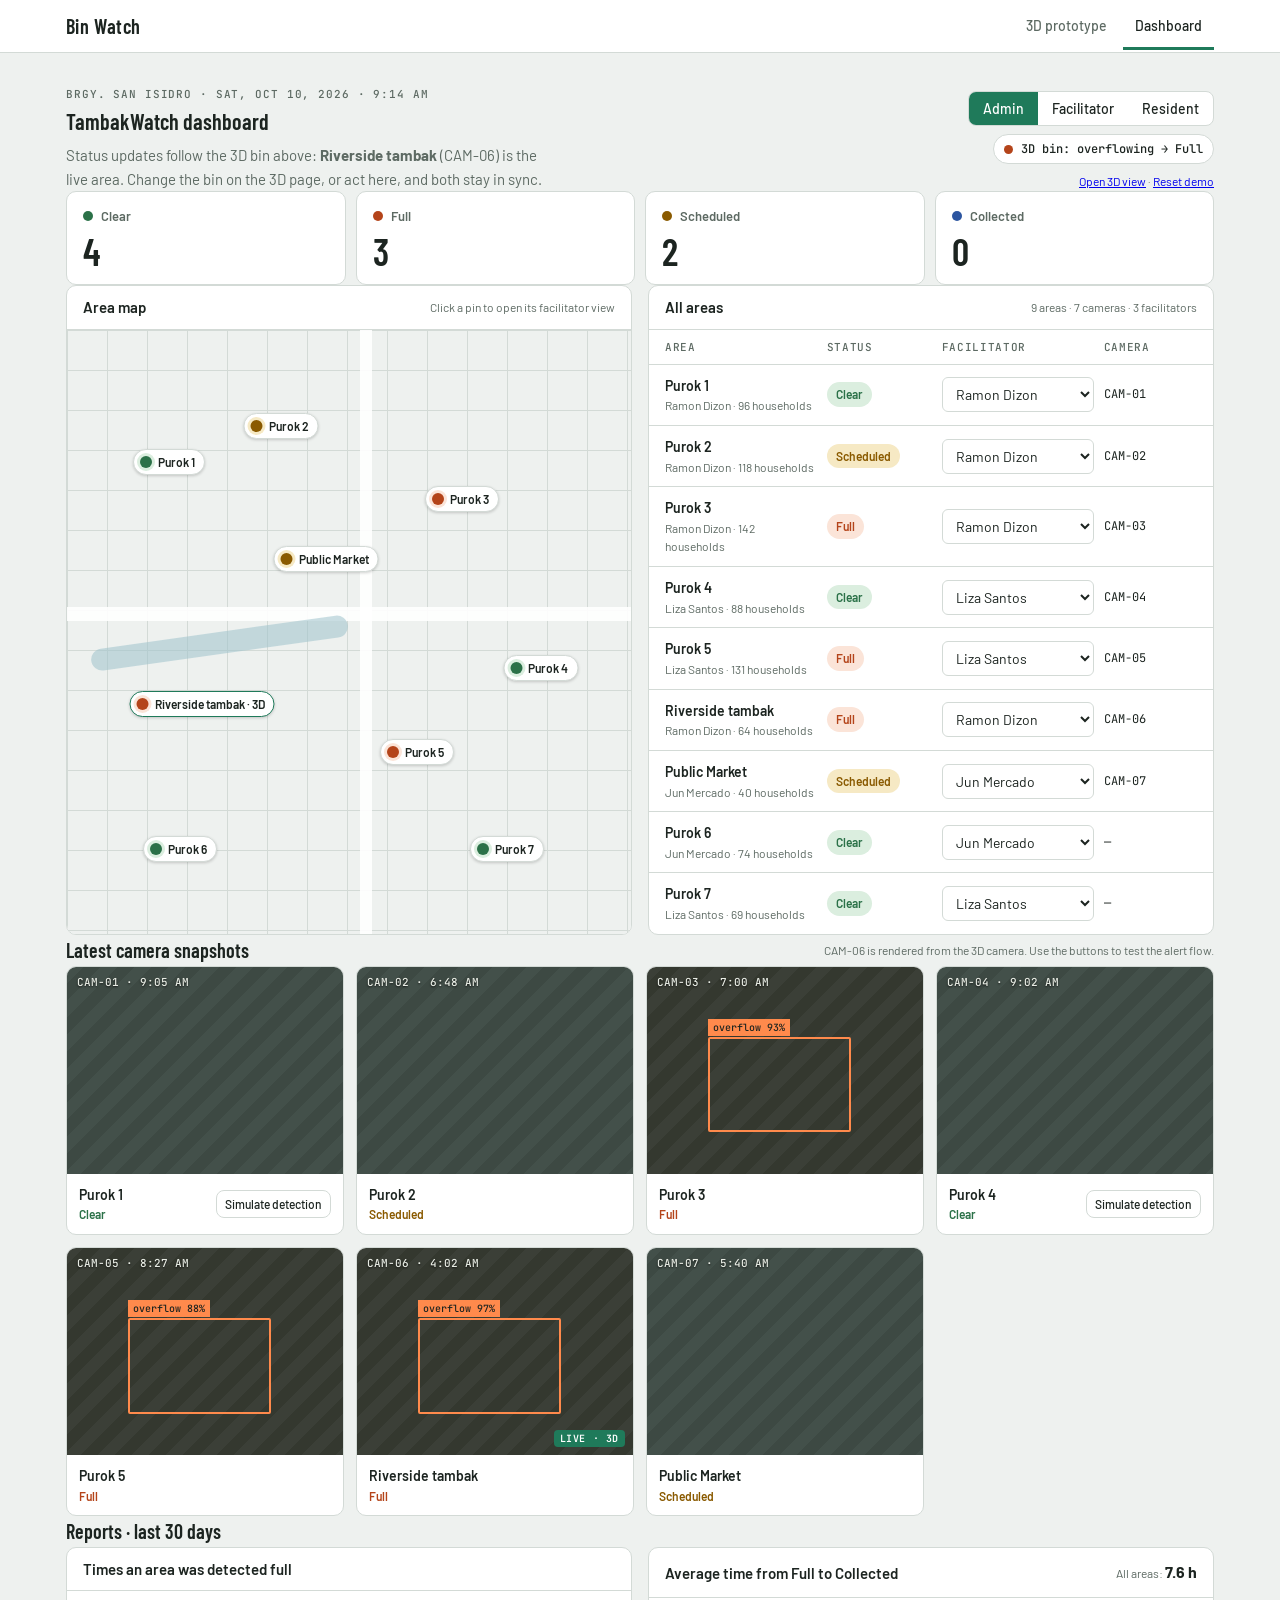
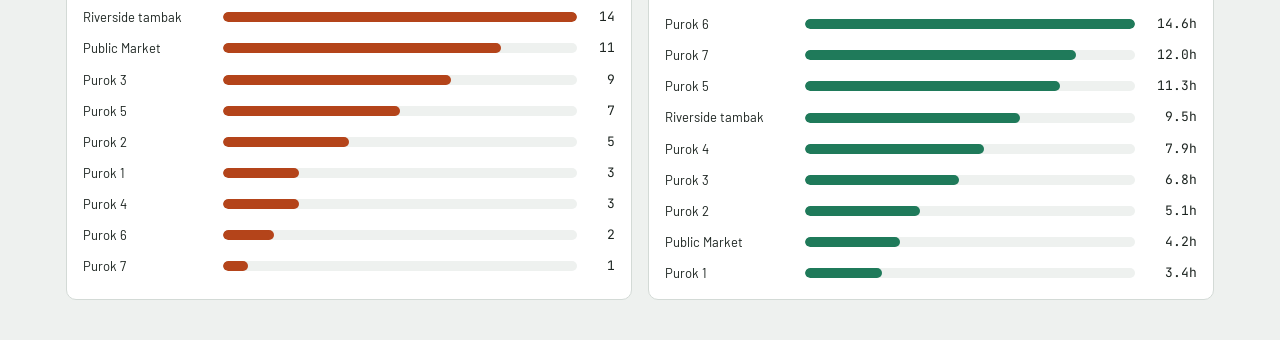
<file: dashboard.html>
<!doctype html>
<html lang="en">
	<head>
		<meta charset="utf-8" />
		<meta name="viewport" content="width=device-width, initial-scale=1, viewport-fit=cover" />
		<title>TambakWatch · Dashboard</title>
		<link rel="stylesheet" href="common.css" />
		<link rel="preconnect" href="https://fonts.googleapis.com" />
		<link rel="stylesheet" href="https://fonts.googleapis.com/css2?family=Barlow:wght@400;500;600&family=Barlow+Condensed:wght@500;600&family=JetBrains+Mono:wght@400;500&display=swap" />
		<style>
			/* ---------- TambakWatch dashboard (driven by the 3D bin state) ---------- */
			:root {
				--st-full: #b4441a;
				--st-full-bg: #fbe4d8;
				--st-sched: #8a5a00;
				--st-sched-bg: #f6e9c4;
				--st-coll: #2c55a0;
				--st-coll-bg: #e1e8f5;
				--st-clear: #2b7148;
				--st-clear-bg: #dbeedf;
			}
			@media (prefers-color-scheme: dark) {
				:root:not([data-theme="light"]) {
					--st-full: #fb923c;
					--st-full-bg: #3a2216;
					--st-sched: #e5b84a;
					--st-sched-bg: #3a3016;
					--st-coll: #8fb0ee;
					--st-coll-bg: #1b2740;
					--st-clear: #3fb489;
					--st-clear-bg: #16322a;
				}
			}
			:root[data-theme="dark"] {
				--st-full: #fb923c;
				--st-full-bg: #3a2216;
				--st-sched: #e5b84a;
				--st-sched-bg: #3a3016;
				--st-coll: #8fb0ee;
				--st-coll-bg: #1b2740;
				--st-clear: #3fb489;
				--st-clear-bg: #16322a;
			}
			#tw {
				display: flex;
				flex-direction: column;
				gap: 16px;
				margin-top: 8px;
			}
			#tw h2 {
				margin: 0;
			}
			.tw-head {
				display: flex;
				flex-wrap: wrap;
				justify-content: space-between;
				align-items: flex-end;
				gap: 10px 16px;
			}
			.tw-meta {
				font: 400 12px var(--mono);
				color: var(--muted);
			}
			.tw-link {
				display: inline-flex;
				align-items: center;
				gap: 8px;
				font: 500 12px var(--mono);
				padding: 6px 10px;
				border-radius: 999px;
				border: 1px solid var(--line);
				background: var(--panel);
				color: var(--ink);
			}
			.tw-link i {
				width: 9px;
				height: 9px;
				border-radius: 50%;
				background: var(--st-clear);
			}
			.tw-link.full i {
				background: var(--st-full);
			}
			.tw-card {
				background: var(--panel);
				border: 1px solid var(--line);
				border-radius: 10px;
				overflow: hidden;
				min-width: 0;
			}
			.tw-ch {
				padding: 12px 16px;
				border-bottom: 1px solid var(--line);
				display: flex;
				justify-content: space-between;
				align-items: center;
				gap: 8px;
				flex-wrap: wrap;
			}
			.tw-ch h3 {
				margin: 0;
				font: 600 15px var(--body);
			}
			.tw-note {
				font-size: 12px;
				color: var(--muted);
			}
			.tw-pill {
				display: inline-block;
				padding: 3px 9px;
				border-radius: 999px;
				font-size: 12px;
				font-weight: 600;
				white-space: nowrap;
			}
			.tw-grid {
				display: grid;
				gap: 16px;
				grid-template-columns: repeat(auto-fit, minmax(min(100%, 440px), 1fr));
			}
			.tw-counts {
				display: grid;
				gap: 10px;
				grid-template-columns: repeat(auto-fit, minmax(140px, 1fr));
			}
			.tw-count {
				padding: 14px 16px;
				display: flex;
				flex-direction: column;
				gap: 6px;
			}
			.tw-count div:first-child {
				display: flex;
				align-items: center;
				gap: 8px;
				font-size: 13px;
				font-weight: 600;
				color: var(--muted);
			}
			.tw-count i {
				width: 10px;
				height: 10px;
				border-radius: 50%;
			}
			.tw-count b {
				font: 600 38px/1 var(--display);
			}
			.tw-map {
				position: relative;
				min-height: 380px;
				background-color: var(--bg);
				background-image:
					linear-gradient(var(--line) 1px, transparent 1px),
					linear-gradient(90deg, var(--line) 1px, transparent 1px);
				background-size: 40px 40px;
			}
			.tw-map .road {
				position: absolute;
				background: var(--panel);
				opacity: 0.9;
			}
			.tw-map .river {
				position: absolute;
				left: 4%;
				top: 50%;
				width: 46%;
				height: 22px;
				background: #9ec3cc;
				opacity: 0.55;
				border-radius: 12px;
				transform: rotate(-8deg);
			}
			.tw-pin {
				position: absolute;
				transform: translate(-50%, -50%);
				display: flex;
				align-items: center;
				gap: 6px;
				border: 1px solid var(--line);
				background: var(--panel);
				color: var(--ink);
				padding: 5px 9px 5px 6px;
				border-radius: 999px;
				box-shadow: 0 1px 3px rgba(0, 0, 0, 0.18);
				cursor: pointer;
				font: 600 12px var(--body);
				white-space: nowrap;
			}
			.tw-pin i {
				width: 12px;
				height: 12px;
				border-radius: 50%;
			}
			.tw-pin.live {
				border-color: var(--accent);
			}
			.tw-scroll {
				overflow-x: auto;
			}
			.tw-row {
				display: grid;
				grid-template-columns: 1.3fr 0.9fr 1.3fr 0.8fr;
				gap: 10px;
				align-items: center;
				padding: 10px 16px;
				border-bottom: 1px solid var(--line);
				font-size: 14px;
				min-width: 520px;
			}
			.tw-row.th {
				font: 500 11px var(--mono);
				letter-spacing: 0.06em;
				text-transform: uppercase;
				color: var(--muted);
			}
			.tw-row:last-child {
				border-bottom: 0;
			}
			.tw-row .sm {
				font-size: 12px;
				color: var(--muted);
			}
			.tw-mono {
				font-family: var(--mono);
				font-size: 12px;
			}
			.tw-in {
				border: 1px solid var(--line);
				border-radius: 6px;
				padding: 7px 9px;
				font: 14px var(--body);
				background: var(--panel);
				color: var(--ink);
				min-width: 0;
			}
			.tw-snaps {
				display: grid;
				gap: 12px;
				grid-template-columns: repeat(auto-fill, minmax(230px, 1fr));
			}
			.tw-snap {
				position: relative;
				aspect-ratio: 4 / 3;
				background-size: cover;
				background-position: center;
				overflow: hidden;
			}
			.tw-snap .cap {
				position: absolute;
				top: 8px;
				left: 10px;
				font: 500 11px var(--mono);
				color: #e8ece4;
				text-shadow: 0 1px 2px rgba(0, 0, 0, 0.7);
			}
			.tw-snap .liveb {
				position: absolute;
				right: 8px;
				bottom: 8px;
				font: 600 10px var(--mono);
				letter-spacing: 0.06em;
				background: var(--accent);
				color: var(--accent-ink);
				padding: 2px 6px;
				border-radius: 4px;
			}
			.tw-box {
				position: absolute;
				border: 2px solid #ff8a4c;
				border-radius: 2px;
			}
			.tw-box span {
				position: absolute;
				top: -20px;
				left: -2px;
				background: #ff8a4c;
				color: #1d2420;
				font: 500 10px var(--mono);
				padding: 2px 5px;
				white-space: nowrap;
			}
			.tw-snapfoot {
				padding: 10px 12px;
				display: flex;
				justify-content: space-between;
				align-items: center;
				gap: 8px;
			}
			.tw-btn {
				border: 0;
				background: var(--accent);
				color: var(--accent-ink);
				border-radius: 8px;
				padding: 12px 16px;
				font: 600 15px var(--body);
				cursor: pointer;
			}
			.tw-btn.dark {
				background: var(--ink);
				color: var(--panel);
			}
			.tw-btn.ghost {
				background: transparent;
				color: var(--ink);
				border: 1px solid var(--ink);
			}
			.tw-btn.sm {
				padding: 6px 8px;
				font-size: 12px;
				font-weight: 500;
				background: var(--panel);
				color: var(--ink);
				border: 1px solid var(--line);
			}
			.tw-bars {
				padding: 16px;
				display: flex;
				flex-direction: column;
				gap: 11px;
			}
			.tw-bar {
				display: grid;
				grid-template-columns: 130px 1fr 52px;
				gap: 10px;
				align-items: center;
				font-size: 13px;
			}
			.tw-bar .nm {
				white-space: nowrap;
				overflow: hidden;
				text-overflow: ellipsis;
			}
			.tw-bar .tr {
				height: 10px;
				background: var(--bg);
				border-radius: 5px;
				overflow: hidden;
			}
			.tw-bar .tr div {
				height: 100%;
				border-radius: 5px;
			}
			.tw-bar .v {
				font-family: var(--mono);
				text-align: right;
			}
			.tw-fac {
				display: flex;
				flex-wrap: wrap;
				gap: 16px;
				align-items: flex-start;
			}
			.tw-side {
				flex: 1 1 280px;
				max-width: 100%;
				display: flex;
				flex-direction: column;
				gap: 16px;
			}
			.tw-area {
				width: 100%;
				text-align: left;
				border: 0;
				border-bottom: 1px solid var(--line);
				border-left: 4px solid transparent;
				background: var(--panel);
				padding: 12px 14px;
				display: flex;
				justify-content: space-between;
				align-items: center;
				gap: 10px;
				cursor: pointer;
				color: var(--ink);
				font: 15px var(--body);
			}
			.tw-area.on {
				border-left-color: var(--ink);
				background: var(--bg);
			}
			.tw-area b {
				display: block;
				font-weight: 600;
			}
			.tw-inbox {
				padding: 10px 16px;
				border-bottom: 1px solid var(--line);
				display: flex;
				flex-direction: column;
				gap: 3px;
			}
			.tw-inbox div:first-child {
				display: flex;
				justify-content: space-between;
				font: 11px var(--mono);
				color: var(--muted);
			}
			.tw-inbox div:last-child {
				font-size: 13px;
				line-height: 1.4;
			}
			.tw-detail {
				flex: 3 1 480px;
				min-width: 0;
				max-width: 100%;
			}
			.tw-detail-body {
				display: grid;
				grid-template-columns: repeat(auto-fit, minmax(min(100%, 280px), 1fr));
				gap: 20px;
				padding: 18px;
			}
			.tw-facts {
				display: grid;
				grid-template-columns: 1fr 1fr;
				gap: 14px 18px;
			}
			.tw-facts small {
				display: block;
				font: 500 11px var(--mono);
				letter-spacing: 0.06em;
				text-transform: uppercase;
				color: var(--muted);
			}
			.tw-facts div div {
				font-size: 16px;
				font-weight: 600;
				margin-top: 3px;
			}
			.tw-act {
				border-top: 1px solid var(--line);
				padding-top: 16px;
				margin-top: 18px;
				display: flex;
				flex-direction: column;
				gap: 12px;
			}
			.tw-act > b {
				font-size: 15px;
			}
			.tw-lbl {
				display: flex;
				flex-direction: column;
				gap: 4px;
				font-size: 12px;
				font-weight: 600;
				color: var(--muted);
			}
			.tw-two {
				display: grid;
				grid-template-columns: 1fr 1fr;
				gap: 10px;
			}
			.tw-sms {
				background: var(--bg);
				border-radius: 6px;
				padding: 10px 12px;
				font-size: 13px;
				line-height: 1.45;
			}
			.tw-sms span {
				color: var(--muted);
			}
			.tw-res {
				width: 100%;
				max-width: 440px;
				margin: 0 auto;
				display: flex;
				flex-direction: column;
				gap: 14px;
			}
			.tw-hero {
				border-radius: 14px;
				padding: 22px;
				display: flex;
				flex-direction: column;
				gap: 6px;
			}
			.tw-hero b {
				font: 600 38px/1.05 var(--display);
			}
			.tw-chat {
				padding: 14px 16px;
				display: flex;
				flex-direction: column;
				gap: 10px;
			}
			.tw-bubble {
				background: var(--bg);
				border-radius: 12px 12px 12px 4px;
				padding: 10px 12px;
				font-size: 14px;
				line-height: 1.4;
				max-width: 90%;
			}
			.tw-when {
				font: 11px var(--mono);
				color: var(--muted);
				padding: 3px 0 0 4px;
			}
			.tw-drop {
				display: flex;
				flex-direction: column;
				align-items: center;
				justify-content: center;
				gap: 6px;
				min-height: 130px;
				border: 1.5px dashed var(--line);
				border-radius: 10px;
				cursor: pointer;
				overflow: hidden;
				font-size: 14px;
				color: var(--muted);
			}
			.tw-drop input {
				display: none;
			}
			.tw-drop .ph {
				width: 100%;
				height: 200px;
				background-size: cover;
				background-position: center;
			}
			#twToast {
				position: fixed;
				bottom: 24px;
				left: 50%;
				transform: translateX(-50%);
				z-index: 20;
				background: var(--tag);
				color: var(--tag-ink);
				padding: 12px 18px;
				border-radius: 8px;
				font-size: 14px;
				box-shadow: 0 8px 24px rgba(0, 0, 0, 0.25);
				max-width: 90vw;
			}
			#twToast[hidden] {
				display: none;
			}
		</style>
	</head>
	<body style="margin: 0">
		<nav class="nav" aria-label="Main">
			<div class="nav-in">
				<a class="nav-brand" href="index.html">Bin Watch</a>
				<div class="nav-links">
					<a href="index.html">3D prototype</a>
					<a href="dashboard.html" aria-current="page">Dashboard</a>
				</div>
			</div>
		</nav>
		<div class="wrap">
			<section id="tw" aria-label="TambakWatch dashboard">
				<div id="twApp"></div>
			</section>
		</div>
		<div id="twToast" role="status" hidden></div>
		<script src="store.js"></script>
		<script>
			/* TambakWatch dashboard. The 3D bin above is the live sensor for the
			   area LIVE; everything else is simulated demo data. */
			(function () {
				const root = document.getElementById("twApp"),
					toastEl = document.getElementById("twToast");
								const LIVE = "a6";
				const esc = (s) =>
					String(s).replace(
						/[&<>"']/g,
						(c) =>
							({
								"&": "&amp;",
								"<": "&lt;",
								">": "&gt;",
								'"': "&quot;",
								"'": "&#39;",
							})[c],
					);
				const NOW = new Date(2026, 9, 10, 9, 14);
				const MON = [
					"Jan", "Feb", "Mar", "Apr", "May", "Jun",
					"Jul", "Aug", "Sep", "Oct", "Nov", "Dec",
				];
				const fD = (d) => `${MON[d.getMonth()]} ${d.getDate()}`;
				const fT = (d) => {
					let h = d.getHours();
					const m = d.getMinutes(),
						ap = h >= 12 ? "PM" : "AM";
					h = h % 12 || 12;
					return `${h}:${String(m).padStart(2, "0")} ${ap}`;
				};
				const fW = (d) =>
					(d.toDateString() === NOW.toDateString() ? "Today " : fD(d) + ", ") +
					fT(d);
				const dur = (min) =>
					min < 60 ? `${min}m` : `${Math.floor(min / 60)}h ${min % 60}m`;
				const at = (mo, d, h, m) => new Date(2026, mo, d, h, m);
				const ST = {
					full: { label: "Full", c: "var(--st-full)", bg: "var(--st-full-bg)", o: 0 },
					scheduled: { label: "Scheduled", c: "var(--st-sched)", bg: "var(--st-sched-bg)", o: 1 },
					collected: { label: "Collected", c: "var(--st-coll)", bg: "var(--st-coll-bg)", o: 2 },
					clear: { label: "Clear", c: "var(--st-clear)", bg: "var(--st-clear-bg)", o: 3 },
				};
				const FAC = [
					{ id: "f1", name: "Ramon Dizon" },
					{ id: "f2", name: "Liza Santos" },
					{ id: "f3", name: "Jun Mercado" },
				];
				const facName = (id) => FAC.find((f) => f.id === id).name;
				const CREWS = ["Truck 1 · Crew A", "Truck 2 · Crew B", "Pushcart crew"];
				const FILLS = { a6: 14, a7: 11, a3: 9, a5: 7, a2: 5, a1: 3, a4: 3, a8: 2, a9: 1 };
				const AVG = { a6: 9.5, a7: 4.2, a3: 6.8, a5: 11.3, a2: 5.1, a1: 3.4, a4: 7.9, a8: 14.6, a9: 12.0 };
				const initAreas = () => [
					{ id: "a1", name: "Purok 1", x: 18, y: 22, fac: "f1", status: "clear", cam: "CAM-01", hh: 96, det: at(9, 10, 9, 5), conf: 0.95 },
					{ id: "a2", name: "Purok 2", x: 38, y: 16, fac: "f1", status: "scheduled", cam: "CAM-02", hh: 118, det: at(9, 10, 6, 48), conf: 0.91, fullAt: at(9, 10, 6, 48), sched: { at: at(9, 11, 6, 30), crew: "Truck 2 · Crew B" } },
					{ id: "a3", name: "Purok 3", x: 70, y: 28, fac: "f1", status: "full", cam: "CAM-03", hh: 142, det: at(9, 10, 7, 0), conf: 0.93, fullAt: at(9, 10, 7, 0) },
					{ id: "a4", name: "Purok 4", x: 84, y: 56, fac: "f2", status: "clear", cam: "CAM-04", hh: 88, det: at(9, 10, 9, 2), conf: 0.97 },
					{ id: "a5", name: "Purok 5", x: 62, y: 70, fac: "f2", status: "full", cam: "CAM-05", hh: 131, det: at(9, 10, 8, 27), conf: 0.88, fullAt: at(9, 10, 8, 27) },
					{ id: "a6", name: "Riverside tambak", x: 24, y: 62, fac: "f1", status: "full", cam: "CAM-06", hh: 64, det: at(9, 10, 4, 2), conf: 0.97, fullAt: at(9, 10, 4, 2) },
					{ id: "a7", name: "Public Market", x: 46, y: 38, fac: "f3", status: "scheduled", cam: "CAM-07", hh: 40, det: at(9, 10, 5, 40), conf: 0.9, fullAt: at(9, 10, 5, 40), sched: { at: at(9, 10, 10, 0), crew: "Truck 1 · Crew A" } },
					{ id: "a8", name: "Purok 6", x: 20, y: 86, fac: "f3", status: "clear", cam: null, hh: 74 },
					{ id: "a9", name: "Purok 7", x: 78, y: 86, fac: "f2", status: "clear", cam: null, hh: 69 },
				];
				const alertMsg = (a, conf, when) =>
					`TambakWatch: ${a.name} is FULL (${Math.round(conf * 100)}%). Detected ${fT(when)}. Open the dashboard to schedule collection.`;
				const initNotes = () => [
					{ to: "fac", fac: "f1", area: "a6", ch: "SMS", at: at(9, 10, 4, 3), msg: "TambakWatch: Riverside tambak is FULL (97%). Detected 4:02 AM. Open the dashboard to schedule collection." },
					{ to: "fac", fac: "f1", area: "a3", ch: "SMS", at: at(9, 10, 7, 1), msg: "TambakWatch: Purok 3 is FULL (93%). Detected 7:00 AM. Open the dashboard to schedule collection." },
					{ to: "fac", fac: "f2", area: "a5", ch: "SMS", at: at(9, 10, 8, 28), msg: "TambakWatch: Purok 5 is FULL (88%). Detected 8:27 AM. Open the dashboard to schedule collection." },
					{ to: "fac", fac: "f3", area: "a7", ch: "SMS", at: at(9, 10, 5, 41), msg: "TambakWatch: Public Market is FULL (90%). Detected 5:40 AM. Open the dashboard to schedule collection." },
					{ to: "res", area: "a3", ch: "SMS", at: at(9, 7, 17, 0), msg: "Garbage collection at Purok 3 on Oct 8, 6:30 AM." },
					{ to: "res", area: "a3", ch: "SMS", at: at(9, 8, 9, 10), msg: "Purok 3 has been collected and is now clear. Thank you!" },
					{ to: "res", area: "a2", ch: "SMS", at: at(9, 10, 8, 40), msg: "Garbage collection at Purok 2 on Oct 11, 6:30 AM." },
					{ to: "res", area: "a7", ch: "SMS", at: at(9, 10, 7, 15), msg: "Garbage collection at Public Market on Oct 10, 10:00 AM." },
				];

				const S = {
					role: "admin", areas: initAreas(), notes: initNotes(), tick: 0,
					facId: "f1", selArea: LIVE, sDate: "2026-10-12", sTime: "07:00", sCrew: CREWS[0],
					resArea: LIVE, reportOpen: false, reportPhoto: "", reportText: "",
					snap: binStore.getSnap() || { img: "", box: null, full: true },
				};
				/* keep the demo data between page loads */
				const KD = "binwatch.dash";
				const D = (v) => (v ? new Date(v) : v);
				try {
					const j = JSON.parse(localStorage.getItem(KD) || "null");
					if (j && j.areas && j.notes) {
						S.areas = j.areas.map((a) => ({ ...a, det: D(a.det), fullAt: D(a.fullAt), sched: a.sched ? { ...a.sched, at: new Date(a.sched.at) } : a.sched }));
						S.notes = j.notes.map((n) => ({ ...n, at: new Date(n.at) }));
						["role", "tick", "facId", "selArea", "sDate", "sTime", "sCrew", "resArea"].forEach((k) => { if (j[k] !== undefined) S[k] = j[k]; });
					}
				} catch (e) {}
				function save() {
					try {
						const { role, tick, facId, selArea, sDate, sTime, sCrew, resArea, areas, notes } = S;
						localStorage.setItem(KD, JSON.stringify({ role, tick, facId, selArea, sDate, sTime, sCrew, resArea, areas, notes }));
					} catch (e) {}
				}
				const nowD = () => new Date(NOW.getTime() + S.tick * 60000);
				const live = () => S.areas.find((a) => a.id === LIVE);
				let toastT, collectT;
				function flash(t) {
					toastEl.textContent = t;
					toastEl.hidden = false;
					clearTimeout(toastT);
					toastT = setTimeout(() => (toastEl.hidden = true), 3800);
				}
				function upd(id, patch, notes = [], extra = {}) {
					S.tick++;
					S.areas = S.areas.map((a) => (a.id === id ? { ...a, ...patch } : a));
					S.notes = [...S.notes, ...notes];
					Object.assign(S, extra);
					render();
				}

				/* ----- the 3D bin drives the live area ----- */
				function applyBin(full) {
					const a = live(),
						now = nowD();
					if (full) {
						if (a.status === "full" || a.status === "scheduled") return;
						const conf = 0.9 + Math.round(Math.random() * 8) / 100;
						upd(LIVE, { status: "full", fullAt: now, det: now, conf, sched: null, reported: false },
							[{ to: "fac", fac: a.fac, area: LIVE, ch: "SMS", at: now, msg: alertMsg(a, conf, now) }]);
						flash(`${a.cam} sees overflow in the 3D render at ${a.name}. ${facName(a.fac)} alerted by SMS.`);
					} else {
						if (a.status === "clear") return;
						const confirmed = a.status === "collected";
						upd(LIVE, { status: "clear", sched: null, fullAt: null, det: now, conf: 0.96, reported: false },
							[{ to: "res", area: LIVE, ch: "SMS", at: now, msg: `${a.name} has been collected and is now clear. Thank you!` }]);
						flash(confirmed
							? `${a.cam} confirmed ${a.name} is clean. Status: Clear.`
							: `${a.cam} sees ${a.name} is clean in the 3D render. Status: Clear.`);
					}
				}
				const requestBin = (f) => {
					binStore.setFull(f); /* the 3D page picks this up */
					applyBin(f);
				};
				/* the 3D page changed the bin or took a new camera snapshot */
				binStore.onChange((c) => {
					if (c.full !== undefined) applyBin(c.full);
					if (c.snap) {
						S.snap = c.snap;
						render();
					}
				});

				/* ----- actions ----- */
				function simulate(a) {
					if (a.id === LIVE) return requestBin(true);
					const now = nowD(), conf = 0.86 + Math.round(Math.random() * 12) / 100;
					upd(a.id, { status: "full", fullAt: now, det: now, conf, sched: null },
						[{ to: "fac", fac: a.fac, area: a.id, ch: "SMS", at: now, msg: alertMsg(a, conf, now) }]);
					flash(`${a.cam} detected overflow at ${a.name}. ${facName(a.fac)} alerted by SMS.`);
				}
				function schedule(a) {
					const when = new Date(`${S.sDate}T${S.sTime}`);
					if (isNaN(when)) return flash("Pick a date and time first.");
					upd(a.id, { status: "scheduled", sched: { at: when, crew: S.sCrew } },
						[{ to: "res", area: a.id, ch: "SMS", at: nowD(), msg: `Garbage collection at ${a.name} on ${fD(when)}, ${fT(when)}.` }]);
					flash(`SMS sent to ${a.hh} households in ${a.name} via Semaphore.`);
				}
				function collected(a) {
					const now = nowD();
					if (!a.cam) {
						upd(a.id, { status: "clear", sched: null },
							[{ to: "res", area: a.id, ch: "SMS", at: now, msg: `${a.name} has been collected and is now clear. Thank you!` }]);
						return flash(`${a.name} marked clear (no camera to confirm).`);
					}
					upd(a.id, { status: "collected" });
					flash(`${a.name} marked collected. Waiting for ${a.cam} to confirm…`);
					clearTimeout(collectT);
					collectT = setTimeout(() => {
						if (a.id === LIVE) {
							/* the bin in the 3D render empties; the camera then confirms */
							if (live().status === "collected") requestBin(false);
							return;
						}
						const t = nowD();
						upd(a.id, { status: "clear", sched: null, det: t, conf: 0.96, fullAt: null },
							[{ to: "res", area: a.id, ch: "SMS", at: t, msg: `${a.name} has been collected and is now clear. Thank you!` }]);
						flash(`${a.cam} confirmed ${a.name} is clean. Status: Clear.`);
					}, 3000);
				}
				function submitReport(a) {
					const now = nowD(), note = S.reportText.trim();
					/* the live area's status only changes when the render/camera says so */
					const patch = a.status === "clear" && a.id !== LIVE
						? { status: "full", fullAt: now, det: now, reported: true } : {};
					upd(a.id, patch,
						[{ to: "fac", fac: a.fac, area: a.id, ch: "In-app", at: now,
							msg: `Resident report at ${a.name}${note ? ": “" + note + "”" : ""}${S.reportPhoto ? " (photo attached)" : ""}` }],
						{ reportOpen: false, reportPhoto: "", reportText: "" });
					flash(`Report sent. ${facName(a.fac)} has been alerted.`);
				}

				/* ----- view model ----- */
				function view(a) {
					const s = ST[a.status], now = nowD();
					const fullMin = a.fullAt ? Math.max(0, Math.round((now - a.fullAt) / 60000)) : 0;
					const isFull = a.status === "full";
					const line = isFull
						? `Full for ${dur(fullMin)}${a.reported ? " · resident report" : ""}`
						: a.status === "scheduled" ? `${fD(a.sched.at)}, ${fT(a.sched.at)} · ${a.sched.crew}`
						: a.status === "collected" ? "Awaiting camera confirmation"
						: a.cam ? `Last check ${fT(a.det)}` : "No camera · resident reports";
					return {
						...a, ...s, isFull, fullMin, line,
						isLive: a.id === LIVE,
						sub: `${facName(a.fac)} · ${a.hh} households`,
						confPct: Math.round((a.conf || 0) * 100) + "%",
						canSim: !!a.cam && a.status === "clear",
					};
				}
				const pill = (a) => `<span class="tw-pill" style="background:${a.bg};color:${a.c}">${a.label}</span>`;
				const opts = (list, sel, val, txt) =>
					list.map((o) => `<option value="${esc(val(o))}"${val(o) === sel ? " selected" : ""}>${esc(txt(o))}</option>`).join("");

				function snapHtml(a, big) {
					const useLive = a.isLive && S.snap.img;
					const bg = useLive
						? `background-image:url('${S.snap.img}')`
						: !a.cam ? "background:var(--line)"
						: `background:repeating-linear-gradient(135deg,${a.isFull ? "#3b3f37 0 12px,#34382f 12px 24px" : "#43504a 0 12px,#3d4943 12px 24px"})`;
					const synced = !useLive || S.snap.full === a.isFull;
					const b = useLive && S.snap.box ? S.snap.box : { l: 22, t: 34, w: 52, h: 46 };
					const box = a.isFull && synced
						? `<div class="tw-box" style="left:${b.l}%;top:${b.t}%;width:${b.w}%;height:${b.h}%"><span>overflow ${a.confPct}</span></div>` : "";
					return `<div class="tw-snap" style="${bg};${big ? "border-radius:8px" : ""}">
						<div class="cap">${esc(a.cam || "No camera")}${a.det ? " · " + fT(a.det) : ""}</div>${box}
						${a.isLive ? '<span class="liveb">LIVE · 3D</span>' : ""}</div>`;
				}

				function tabs() {
					const t = [["admin", "Admin"], ["fac", "Facilitator"], ["res", "Resident"]];
					const full = binStore.getFull();
					return `<div class="tw-head">
						<div><span class="lbl">Brgy. San Isidro · Sat, Oct 10, 2026 · ${fT(nowD())}</span><h2>TambakWatch dashboard</h2>
						<p class="sub">Status updates follow the 3D bin above: <b>${esc(live().name)}</b> (${esc(live().cam)}) is the live area. Change the bin on the 3D page, or act here, and both stay in sync.</p></div>
						<div style="display:flex;flex-direction:column;gap:8px;align-items:flex-end">
							<div class="seg" role="group" aria-label="View as">${t.map(([id, l]) =>
								`<button data-act="role" data-id="${id}" aria-pressed="${S.role === id}">${l}</button>`).join("")}</div>
							<span class="tw-link${full ? " full" : ""}"><i></i>3D bin: ${full ? "overflowing" : "clean"} → ${ST[live().status].label}</span>
							<span class="tw-note"><a href="index.html">Open 3D view</a> · <a href="#" data-act="reset">Reset demo</a></span>
						</div></div>`;
				}

				function admin(all) {
					const counts = ["clear", "full", "scheduled", "collected"].map((k) =>
						`<div class="tw-card tw-count"><div><i style="background:${ST[k].c}"></i>${ST[k].label}</div><b>${all.filter((a) => a.status === k).length}</b></div>`).join("");
					const pins = all.map((a) =>
						`<button class="tw-pin${a.isLive ? " live" : ""}" data-act="open" data-id="${a.id}" style="left:${a.x}%;top:${a.y}%"><i style="background:${a.c};box-shadow:0 0 0 3px ${a.bg}"></i>${esc(a.name)}${a.isLive ? " · 3D" : ""}</button>`).join("");
					const rows = all.map((a) => `<div class="tw-row">
						<div><div style="font-weight:600">${esc(a.name)}</div><div class="sm">${esc(a.sub)}</div></div>
						<div>${pill(a)}</div>
						<select class="tw-in" data-chg="assign" data-id="${a.id}">${opts(FAC, a.fac, (f) => f.id, (f) => f.name)}</select>
						<div class="tw-mono">${esc(a.cam || "—")}</div></div>`).join("");
					const cams = all.filter((a) => a.cam).map((a) => `<div class="tw-card">${snapHtml(a)}
						<div class="tw-snapfoot"><div><div style="font-weight:600;font-size:14px">${esc(a.name)}</div><div style="font-size:12px;font-weight:600;color:${a.c}">${a.label}</div></div>
						${a.canSim ? `<button class="tw-btn sm" data-act="sim" data-id="${a.id}">${a.isLive ? "Overflow the 3D bin" : "Simulate detection"}</button>` : ""}</div></div>`).join("");
					const nm = (id) => S.areas.find((a) => a.id === id).name;
					const maxF = Math.max(...Object.values(FILLS)), maxA = Math.max(...Object.values(AVG));
					const fills = Object.entries(FILLS).map(([id, n]) =>
						`<div class="tw-bar" style="grid-template-columns:130px 1fr 28px"><div class="nm">${esc(nm(id))}</div><div class="tr"><div style="width:${(n / maxF) * 100}%;background:var(--st-full)"></div></div><div class="v">${n}</div></div>`).join("");
					const avgs = Object.entries(AVG).sort((a, b) => b[1] - a[1]).map(([id, v]) =>
						`<div class="tw-bar"><div class="nm">${esc(nm(id))}</div><div class="tr"><div style="width:${(v / maxA) * 100}%;background:var(--accent)"></div></div><div class="v">${v.toFixed(1)}h</div></div>`).join("");
					const avgAll = (Object.entries(AVG).reduce((s, [id, v]) => s + v * FILLS[id], 0) / Object.values(FILLS).reduce((a, b) => a + b, 0)).toFixed(1);
					return `<div class="tw-counts">${counts}</div>
					<div class="tw-grid">
						<section class="tw-card" style="display:flex;flex-direction:column"><div class="tw-ch"><h3>Area map</h3><span class="tw-note">Click a pin to open its facilitator view</span></div>
							<div class="tw-map" style="flex:1"><div class="road" style="left:0;right:0;top:46%;height:14px"></div><div class="road" style="top:0;bottom:0;left:52%;width:12px"></div><div class="river"></div>${pins}</div></section>
						<section class="tw-card"><div class="tw-ch"><h3>All areas</h3><span class="tw-note">${all.length} areas · ${all.filter((a) => a.cam).length} cameras · 3 facilitators</span></div><div class="tw-scroll"><div class="tw-row th"><div>Area</div><div>Status</div><div>Facilitator</div><div>Camera</div></div>${rows}</div></section>
					</div>
					<div class="tw-ch" style="padding:0;border:0"><h2 style="font-size:20px">Latest camera snapshots</h2><span class="tw-note">CAM-06 is rendered from the 3D camera. Use the buttons to test the alert flow.</span></div>
					<div class="tw-snaps">${cams}</div>
					<h2 style="font-size:20px">Reports · last 30 days</h2>
					<div class="tw-grid">
						<section class="tw-card"><div class="tw-ch"><h3>Times an area was detected full</h3></div><div class="tw-bars">${fills}</div></section>
						<section class="tw-card"><div class="tw-ch"><h3>Average time from Full to Collected</h3><span class="tw-note">All areas: <b style="color:var(--ink);font-size:16px">${avgAll} h</b></span></div><div class="tw-bars">${avgs}</div></section>
					</div>`;
				}

				const myAreas = (all) =>
					all.filter((a) => a.fac === S.facId).sort((a, b) => a.o - b.o || (a.fullAt || 0) - (b.fullAt || 0));
				const pickSel = (mine) => mine.find((a) => a.id === S.selArea) || mine[0] || null;
				const selected = () => pickSel(myAreas(S.areas.map(view)));

				function fac(all) {
					const mine = myAreas(all), sel = pickSel(mine);
					const list = mine.map((a) => `<button class="tw-area${sel && a.id === sel.id ? " on" : ""}" data-act="select" data-id="${a.id}">
						<span><b>${esc(a.name)}${a.isLive ? " · 3D" : ""}</b><small class="tw-note">${esc(a.line)}</small></span>${pill(a)}</button>`).join("");
					const inbox = S.notes.filter((n) => n.to === "fac" && n.fac === S.facId).sort((a, b) => b.at - a.at).slice(0, 5)
						.map((n) => `<div class="tw-inbox"><div><span>${esc(n.ch)}</span><span>${esc(fW(n.at))}</span></div><div>${esc(n.msg)}</div></div>`).join("");
					let detail = "";
					if (sel) {
						const facts = [
							["Time detected", sel.fullAt ? fW(sel.fullAt) : "—"],
							["Full for", sel.isFull ? dur(sel.fullMin) : "—"],
							["Confidence", sel.cam && sel.conf ? sel.confPct : "—"],
							["Camera", sel.cam || "None"],
						].map(([k, v]) => `<div><small>${k}</small><div>${esc(v)}</div></div>`).join("");
						const w = new Date(`${S.sDate}T${S.sTime}`);
						const sms = isNaN(w) ? "" : `Garbage collection at ${sel.name} on ${fD(w)}, ${fT(w)}.`;
						let action = "";
						if (sel.status === "full") action = `<div class="tw-act"><b>Schedule collection</b>
							<div class="tw-two"><label class="tw-lbl">Date<input class="tw-in" type="date" value="${S.sDate}" data-chg="date"></label>
							<label class="tw-lbl">Time<input class="tw-in" type="time" value="${S.sTime}" data-chg="time"></label></div>
							<label class="tw-lbl">Truck or crew<select class="tw-in" data-chg="crew">${opts(CREWS, S.sCrew, (c) => c, (c) => c)}</select></label>
							<div class="tw-sms"><span>SMS to ${sel.hh} households:</span> “${esc(sms)}”</div>
							<button class="tw-btn" data-act="sched">Schedule and notify residents</button></div>`;
						else if (sel.status === "scheduled") action = `<div class="tw-act"><b>Collection scheduled</b>
							<div style="font-size:14px;line-height:1.5">${esc(fD(sel.sched.at))}, ${esc(fT(sel.sched.at))} · ${esc(sel.sched.crew)}. Residents were notified by SMS.</div>
							<button class="tw-btn dark" data-act="collected">Mark as collected</button></div>`;
						else if (sel.status === "collected") action = `<div class="tw-act" style="color:var(--st-coll)"><span><b>Marked collected.</b> ${sel.isLive ? "The 3D bin is being emptied; waiting for the camera to confirm…" : "Waiting for the camera to confirm the area is clean…"}</span></div>`;
						else action = `<div class="tw-act" style="color:var(--st-clear)"><span><b>Clear.</b> No action needed.</span></div>`;
						detail = `<section class="tw-card tw-detail">
							<div class="tw-ch" style="padding:16px 18px"><div><h2 style="font-size:24px">${esc(sel.name)}</h2><div class="tw-note" style="font-size:13px">${esc(sel.sub)}</div></div><span class="tw-pill" style="font-size:13px;background:${sel.bg};color:${sel.c}">${sel.label}</span></div>
							<div class="tw-detail-body"><div>${snapHtml(sel, true)}</div>
							<div><div class="tw-facts">${facts}</div>${action}</div></div></section>`;
					}
					return `<div class="tw-head"><div><span class="lbl">Facilitator</span><h2>My areas</h2></div>
						<label class="tw-note" style="display:flex;align-items:center;gap:8px;font-size:13px">Signed in as
						<select class="tw-in" data-chg="fac" style="font-weight:600">${opts(FAC, S.facId, (f) => f.id, (f) => f.name)}</select></label></div>
						<div class="tw-fac"><div class="tw-side">
							<section class="tw-card"><div class="tw-ch"><h3>Assigned areas · Full first</h3></div>${list}</section>
							<section class="tw-card"><div class="tw-ch"><h3>Alerts received</h3></div>${inbox || '<div class="tw-inbox"><div>No alerts yet.</div></div>'}</section>
						</div>${detail}</div>`;
				}

				function res(all) {
					const rv = all.find((a) => a.id === S.resArea);
					const blurb = {
						full: "Bins in your area are full. Your facilitator has been alerted and will schedule a pickup.",
						scheduled: "A pickup has been scheduled. Please bring out your trash before the truck arrives.",
						collected: "Trash was just collected. The camera is confirming the area is clean.",
						clear: "Bins in your area have space. No action needed.",
					}[rv.status];
					const notes = S.notes.filter((n) => n.to === "res" && n.area === S.resArea).sort((a, b) => b.at - a.at)
						.map((n) => `<div><div class="tw-bubble">${esc(n.msg)}</div><div class="tw-when">${esc(n.ch)} · ${esc(fW(n.at))}</div></div>`).join("");
					const report = S.reportOpen
						? `<section class="tw-card" style="padding:16px;display:flex;flex-direction:column;gap:12px;border-radius:14px">
							<div style="display:flex;justify-content:space-between;align-items:center"><b>Report a problem</b><button class="tw-btn sm" data-act="closeReport" style="border:0">Cancel</button></div>
							<div class="tw-note" style="font-size:13px;line-height:1.45">Send a photo of an overflowing bin or tambak. Your facilitator will be alerted.</div>
							<label class="tw-drop"><input type="file" accept="image/*" data-chg="photo">${S.reportPhoto
								? `<div class="ph" style="background-image:url('${S.reportPhoto}')"></div>`
								: '<b>Add photo</b><span class="tw-note">Tap to take or upload</span>'}</label>
							<textarea class="tw-in" data-chg="reportText" rows="3" placeholder="Where exactly? e.g. corner of Mabini St., beside the chapel" style="resize:vertical">${esc(S.reportText)}</textarea>
							<button class="tw-btn" data-act="submitReport">Send report</button></section>`
						: '<button class="tw-btn ghost" data-act="openReport" style="border-radius:10px">Report a problem</button>';
					return `<div class="tw-res">
						<label class="tw-note" style="display:flex;align-items:center;justify-content:space-between;gap:8px;font-size:13px">Resident of
						<select class="tw-in" data-chg="resArea" style="font-weight:600">${opts(all, S.resArea, (a) => a.id, (a) => a.name)}</select></label>
						<section class="tw-hero" style="background:${rv.bg}"><div style="font-size:13px;font-weight:600;color:${rv.c}">${esc(rv.name)} · right now${rv.isLive ? " · live from 3D render" : ""}</div>
							<b style="color:${rv.c}">${rv.label}</b><div style="font-size:14px;line-height:1.45">${blurb}</div></section>
						<section class="tw-card" style="padding:16px 18px;border-radius:14px"><span class="lbl">Next collection</span>
							<div style="font:600 24px var(--display);margin-top:4px">${rv.sched ? esc(fD(rv.sched.at) + ", " + fT(rv.sched.at)) : "Not yet scheduled"}</div>
							<div class="tw-note" style="font-size:13px">${rv.sched ? esc(rv.sched.crew) : "You’ll get an SMS as soon as a pickup is set."}</div></section>
						<section class="tw-card" style="border-radius:14px"><div class="tw-ch"><h3>Notifications</h3><span class="tw-note">SMS to 0927 *** 0188</span></div>
							<div class="tw-chat">${notes || '<div class="tw-note" style="font-size:13px">No messages yet.</div>'}</div></section>
						${report}</div>`;
				}

				function render() {
					save();
					const all = S.areas.map(view);
					const keep = root.querySelector("[data-chg=reportText]"),
						focus = document.activeElement === keep;
					root.innerHTML = tabs() + (S.role === "admin" ? admin(all) : S.role === "fac" ? fac(all) : res(all));
					if (focus) {
						const t = root.querySelector("[data-chg=reportText]");
						if (t) { t.focus(); t.setSelectionRange(t.value.length, t.value.length); }
					}
				}

				/* ----- events ----- */
				root.addEventListener("click", (e) => {
					const t = e.target.closest("[data-act]");
					if (!t) return;
					const id = t.dataset.id, a = id && S.areas.find((x) => x.id === id);
					switch (t.dataset.act) {
						case "reset":
							e.preventDefault();
							try { localStorage.removeItem(KD); } catch (x) {}
							binStore.setFull(true);
							location.reload();
							break;
						case "role": S.role = id; render(); break;
						case "open": S.role = "fac"; S.facId = a.fac; S.selArea = a.id; render(); break;
						case "select": S.selArea = id; render(); break;
						case "sim": simulate(a); break;
						case "sched": schedule(selected()); break;
						case "collected": collected(selected()); break;
						case "openReport": S.reportOpen = true; render(); break;
						case "closeReport": Object.assign(S, { reportOpen: false, reportPhoto: "", reportText: "" }); render(); break;
						case "submitReport": submitReport(S.areas.find((x) => x.id === S.resArea)); break;
					}
				});
				root.addEventListener("input", (e) => {
					if (e.target.dataset.chg === "reportText") S.reportText = e.target.value;
				});
				root.addEventListener("change", (e) => {
					const t = e.target, k = t.dataset.chg;
					if (!k) return;
					if (k === "assign") {
						const a = S.areas.find((x) => x.id === t.dataset.id);
						upd(a.id, { fac: t.value });
						flash(`${a.name} assigned to ${facName(t.value)}.`);
					} else if (k === "fac") { S.facId = t.value; S.selArea = null; render(); }
					else if (k === "date") { S.sDate = t.value; render(); }
					else if (k === "time") { S.sTime = t.value; render(); }
					else if (k === "crew") { S.sCrew = t.value; render(); }
					else if (k === "resArea") { S.resArea = t.value; S.reportOpen = false; render(); }
					else if (k === "reportText") S.reportText = t.value;
					else if (k === "photo") {
						const f = t.files && t.files[0];
						if (f) { S.reportPhoto = URL.createObjectURL(f); render(); }
					}
				});

				render();
				/* catch up with whatever the 3D page did while this page was closed */
				applyBin(binStore.getFull());
				S.areas.filter((a) => a.status === "collected").forEach((a) => {
					if (a.id === LIVE) setTimeout(() => live().status === "collected" && requestBin(false), 1200);
					else upd(a.id, { status: "clear", sched: null, fullAt: null });
				});
			})();
		</script>
	</body>
</html>
</file>
<file: common.css>
/* Layout: field-kit spec sheet — toolbar, full-width 3D viewport, numbered parts list matching the in-scene tags */

:root {
	--bg: #eef1ef;
	--panel: #ffffff;
	--ink: #1c2420;
	--muted: #5d6a63;
	--line: #d3dad6;
	--accent: #1f7a5a;
	--accent-ink: #ffffff;
	--warn: #c2410c;
	--warn-bg: #fdebe1;
	--ok-bg: #dff3ea;
	--scene: #dfe6e2;
	--tag: #14201a;
	--tag-ink: #f2f7f4;
	--display: "Barlow Condensed", "Arial Narrow", sans-serif;
	--body: "Barlow", system-ui, sans-serif;
	--mono: "JetBrains Mono", ui-monospace, monospace;
}

@media (prefers-color-scheme: dark) {
	:root:not([data-theme="light"]) {
		--bg: #121815;
		--panel: #1a221e;
		--ink: #e6ece8;
		--muted: #97a69e;
		--line: #2c3832;
		--accent: #3fb489;
		--accent-ink: #0c1a14;
		--warn: #fb923c;
		--warn-bg: #3a2216;
		--ok-bg: #16322a;
		--scene: #1b2420;
		--tag: #e6ece8;
		--tag-ink: #121815;
		color-scheme: dark;
	}
}

:root[data-theme="dark"] {
	--bg: #121815;
	--panel: #1a221e;
	--ink: #e6ece8;
	--muted: #97a69e;
	--line: #2c3832;
	--accent: #3fb489;
	--accent-ink: #0c1a14;
	--warn: #fb923c;
	--warn-bg: #3a2216;
	--ok-bg: #16322a;
	--scene: #1b2420;
	--tag: #e6ece8;
	--tag-ink: #121815;
	color-scheme: dark;
}

* {
	box-sizing: border-box;
}

body {
	background: var(--bg);
	color: var(--ink);
	font-family: var(--body);
	font-size: 15px;
	line-height: 1.55;
}

.wrap {
	max-width: 1180px;
	margin: 0 auto;
	padding-inline: 16px;
	padding-block: 20px 40px;
	display: flex;
	flex-direction: column;
	gap: 16px;
}

header {
	display: flex;
	flex-wrap: wrap;
	align-items: flex-end;
	justify-content: space-between;
	gap: 12px;
}

h1 {
	font-family: var(--display);
	font-weight: 600;
	font-size: clamp(28px, 4vw, 40px);
	line-height: 1;
	margin: 0;
	letter-spacing: 0.01em;
	text-wrap: balance;
}

.sub {
	margin: 6px 0 0;
	color: var(--muted);
	max-width: 60ch;
}

.seg {
	display: inline-flex;
	border: 1px solid var(--line);
	border-radius: 8px;
	overflow: hidden;
	background: var(--panel);
}

.seg button {
	font: 500 14px var(--body);
	border: 0;
	background: transparent;
	color: var(--ink);
	padding: 8px 14px;
	cursor: pointer;
}

.seg button[aria-pressed="true"] {
	background: var(--accent);
	color: var(--accent-ink);
}

.lbl {
	font: 500 11px var(--mono);
	letter-spacing: 0.08em;
	text-transform: uppercase;
	color: var(--muted);
}

button:focus-visible,
input:focus-visible {
	outline: 2px solid var(--accent);
	outline-offset: 2px;
}

h2 {
	font-family: var(--display);
	font-weight: 600;
	font-size: 22px;
	margin: 8px 0 0;
}

/* top navigation shared by every page */
.nav {
	position: sticky;
	top: 0;
	z-index: 30;
	background: var(--panel);
	border-bottom: 1px solid var(--line);
}
.nav-in {
	max-width: 1180px;
	margin: 0 auto;
	padding: 0 16px;
	display: flex;
	align-items: center;
	gap: 6px 22px;
	flex-wrap: wrap;
	min-height: 52px;
}
.nav-brand {
	font: 600 20px var(--display);
	letter-spacing: 0.02em;
	color: var(--ink);
	text-decoration: none;
	margin-right: auto;
}
.nav-links {
	display: flex;
	gap: 4px;
}
.nav-links a {
	font: 500 14px var(--body);
	color: var(--muted);
	text-decoration: none;
	padding: 15px 12px 13px;
	border-bottom: 3px solid transparent;
}
.nav-links a:hover {
	color: var(--ink);
}
.nav-links a[aria-current="page"] {
	color: var(--ink);
	border-bottom-color: var(--accent);
}
.nav a:focus-visible {
	outline: 2px solid var(--accent);
	outline-offset: -2px;
}
</file>
